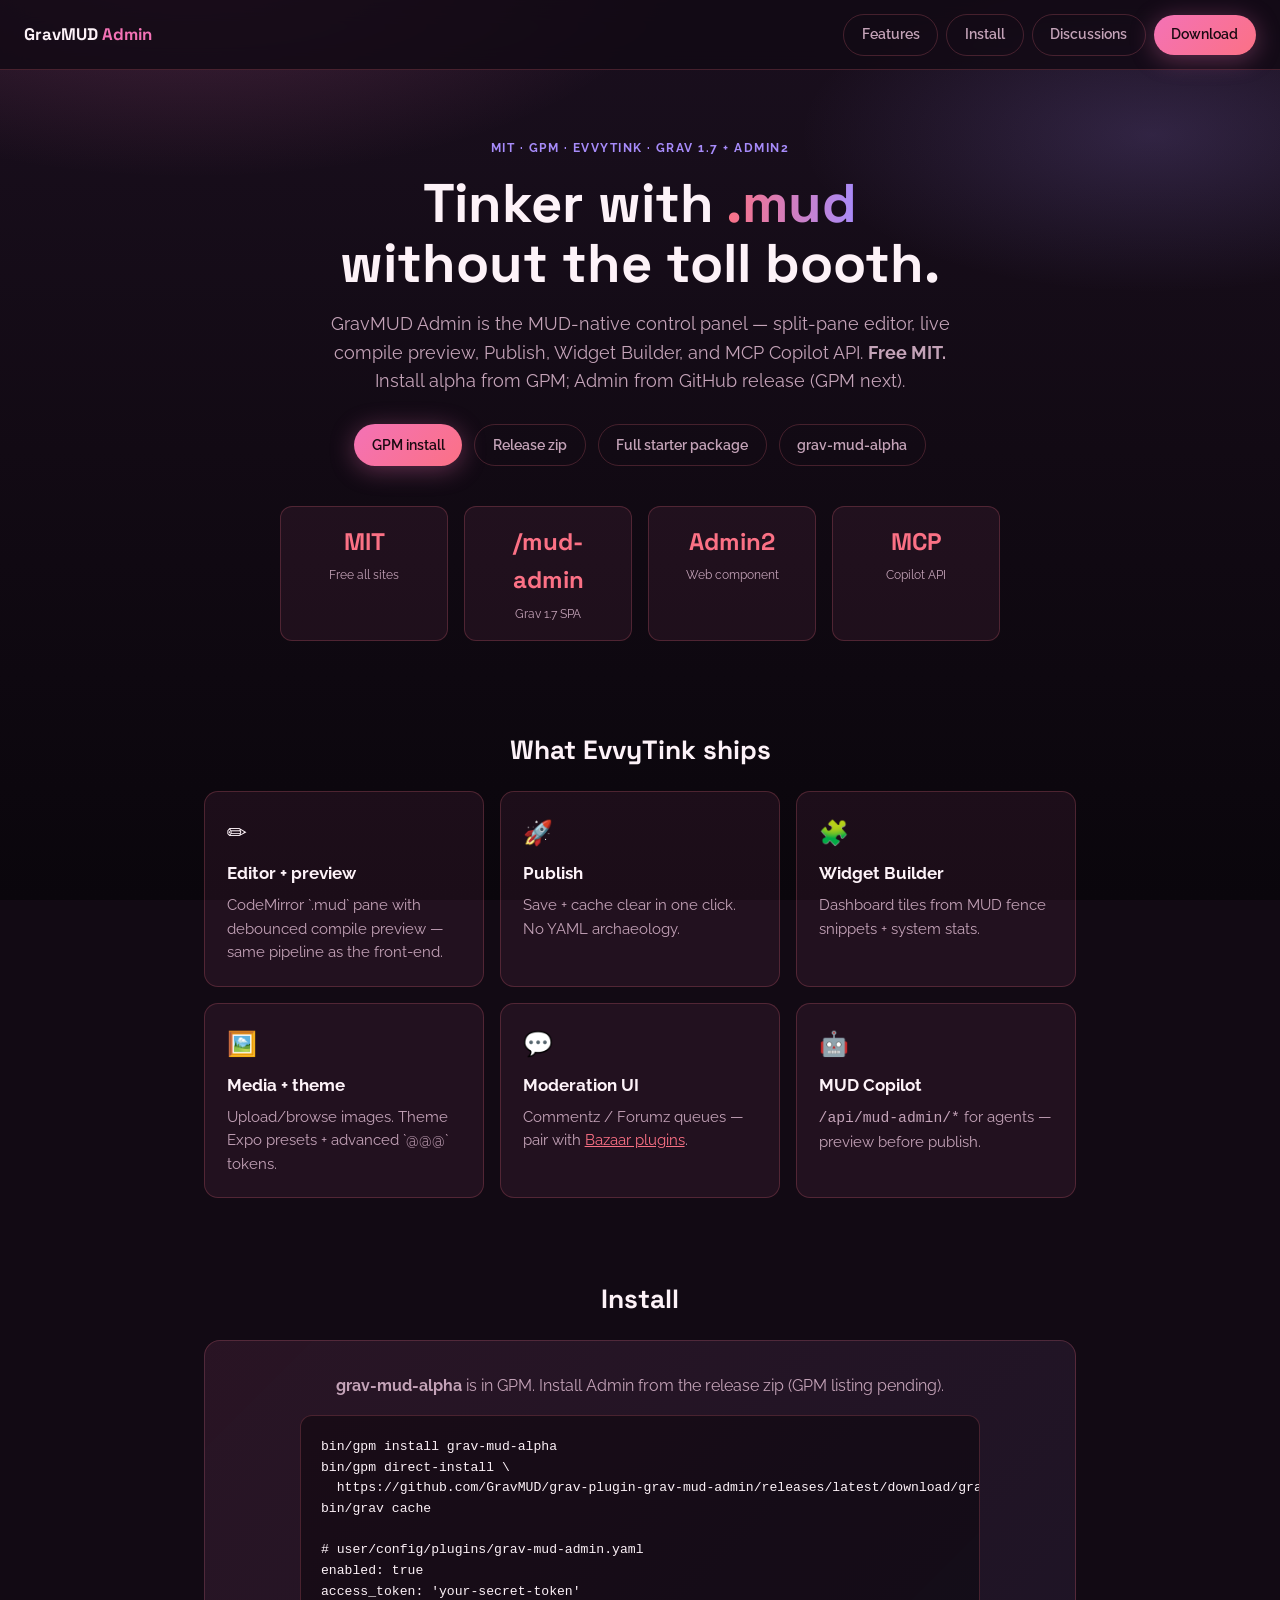
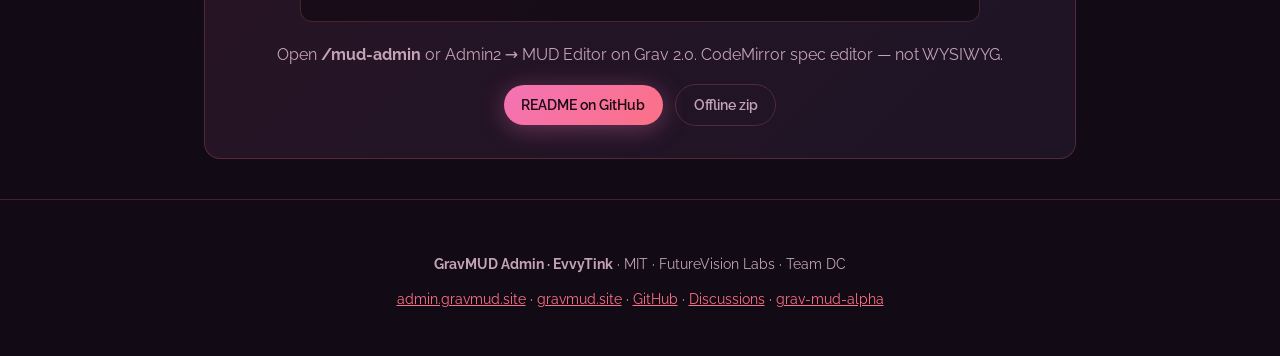
<file: docs/index.html>
<!DOCTYPE html>
<html lang="en">
<head>
  <meta charset="utf-8">
  <meta name="viewport" content="width=device-width, initial-scale=1">
  <title>GravMUD Admin · EvvyTink — free MUD editor for Grav</title>
  <meta name="description" content="FREE MIT plugin. EvvyTink — edit .mud pages, live preview, publish. Grav 1.7 /mud-admin + Grav 2.0 Admin2. MUD Copilot MCP API.">
  <meta property="og:title" content="GravMUD Admin · EvvyTink">
  <meta property="og:description" content="MUD-native admin for flat-file Grav. Free forever.">
  <link rel="preconnect" href="https://fonts.googleapis.com">
  <link rel="preconnect" href="https://fonts.gstatic.com" crossorigin>
  <link href="https://fonts.googleapis.com/css2?family=JetBrains+Mono:wght@500&family=Raleway:wght@600;700&family=Space+Grotesk:wght@600;700&display=swap" rel="stylesheet">
  <style>
    :root {
      --bg: #120a14;
      --fg: #fdf2f8;
      --muted: #c4a3b8;
      --accent: #f472b6;
      --accent-bright: #fb7185;
      --violet: #a78bfa;
      --card: rgba(244, 114, 182, 0.07);
      --border: rgba(251, 113, 133, 0.22);
    }
    * { box-sizing: border-box; }
    html { scroll-behavior: smooth; }
    body {
      margin: 0;
      font-family: 'Raleway', ui-sans-serif, system-ui, sans-serif;
      background: var(--bg);
      color: var(--fg);
      line-height: 1.6;
    }
    body::before {
      content: '';
      position: fixed;
      inset: 0;
      background:
        radial-gradient(ellipse 70% 45% at 15% -5%, rgba(244, 114, 182, 0.22), transparent 55%),
        radial-gradient(ellipse 55% 35% at 90% 15%, rgba(167, 139, 250, 0.18), transparent 50%),
        linear-gradient(180deg, #1a0f1e 0%, var(--bg) 50%, #0a060c 100%);
      z-index: -1;
    }
    .nav {
      position: sticky; top: 0; z-index: 50;
      display: flex; align-items: center; justify-content: space-between; flex-wrap: wrap; gap: 0.75rem;
      padding: 0.85rem 1.5rem;
      backdrop-filter: blur(12px);
      background: rgba(18, 10, 20, 0.85);
      border-bottom: 1px solid var(--border);
    }
    .logo { font-family: 'Space Grotesk', sans-serif; font-weight: 700; font-size: 1.05rem; text-decoration: none; color: var(--fg); }
    .logo span { color: var(--accent); }
    .nav-links { display: flex; flex-wrap: wrap; gap: 0.5rem; align-items: center; }
    .btn {
      display: inline-flex; align-items: center; gap: 0.35rem;
      padding: 0.55rem 1.1rem; border-radius: 999px; font-weight: 600; font-size: 0.88rem;
      text-decoration: none; transition: transform 0.15s ease; border: none; cursor: pointer; font-family: inherit;
    }
    .btn:hover { transform: translateY(-1px); }
    .btn-ghost { background: transparent; color: var(--muted); border: 1px solid var(--border); }
    .btn-ghost:hover { color: var(--fg); border-color: var(--accent); }
    .btn-accent { background: linear-gradient(135deg, var(--accent), var(--accent-bright)); color: #1a0a12; box-shadow: 0 4px 24px rgba(244, 114, 182, 0.35); }
    .hero { max-width: 920px; margin: 0 auto; padding: 4rem 1.5rem 3rem; text-align: center; }
    .eyebrow { display: inline-block; font-size: 0.78rem; font-weight: 700; letter-spacing: 0.12em; text-transform: uppercase; color: var(--violet); margin-bottom: 1rem; }
    .hero h1 { font-family: 'Space Grotesk', sans-serif; font-size: clamp(2.2rem, 6vw, 3.4rem); line-height: 1.1; margin: 0 0 1rem; }
    .hero h1 .accent { background: linear-gradient(90deg, var(--accent-bright), var(--violet)); -webkit-background-clip: text; -webkit-text-fill-color: transparent; background-clip: text; }
    .lead { font-size: 1.12rem; color: var(--muted); max-width: 640px; margin: 0 auto 1.75rem; }
    .hero-actions { display: flex; flex-wrap: wrap; gap: 0.75rem; justify-content: center; margin-bottom: 2.5rem; }
    .stats { display: grid; grid-template-columns: repeat(auto-fit, minmax(120px, 1fr)); gap: 1rem; max-width: 720px; margin: 0 auto; }
    .stat { background: var(--card); border: 1px solid var(--border); border-radius: 12px; padding: 1rem; }
    .stat-num { font-family: 'Space Grotesk', sans-serif; font-size: 1.5rem; font-weight: 700; color: var(--accent-bright); }
    .stat-label { font-size: 0.78rem; color: var(--muted); margin-top: 0.25rem; }
    section { max-width: 920px; margin: 0 auto; padding: 2.5rem 1.5rem; }
    section h2 { font-family: 'Space Grotesk', sans-serif; font-size: 1.65rem; margin: 0 0 1.25rem; text-align: center; }
    .grid { display: grid; grid-template-columns: repeat(auto-fit, minmax(240px, 1fr)); gap: 1rem; }
    .card { background: var(--card); border: 1px solid var(--border); border-radius: 14px; padding: 1.35rem; }
    .card-icon { font-size: 1.5rem; margin-bottom: 0.5rem; }
    .card h3 { font-size: 1.05rem; margin: 0 0 0.4rem; }
    .card p { margin: 0; font-size: 0.92rem; color: var(--muted); }
    .card a { color: var(--accent-bright); }
    pre { background: rgba(0,0,0,0.35); border: 1px solid var(--border); border-radius: 12px; padding: 1.25rem; overflow-x: auto; font-family: 'JetBrains Mono', monospace; font-size: 0.82rem; line-height: 1.5; }
    .install { background: linear-gradient(135deg, rgba(244, 114, 182, 0.1), rgba(167, 139, 250, 0.08)); border: 1px solid var(--border); border-radius: 16px; padding: 2rem; text-align: center; }
    .install p { color: var(--muted); margin: 0 0 1rem; }
    footer { text-align: center; padding: 2.5rem 1.5rem; color: var(--muted); font-size: 0.85rem; border-top: 1px solid var(--border); }
    footer a { color: var(--accent-bright); }
  </style>
</head>
<body>
  <nav class="nav">
    <a class="logo" href="#">GravMUD <span>Admin</span></a>
    <div class="nav-links">
      <a class="btn btn-ghost" href="#features">Features</a>
      <a class="btn btn-ghost" href="#install">Install</a>
      <a class="btn btn-ghost" href="https://github.com/GravMUD/grav-plugin-grav-mud-admin/discussions">Discussions</a>
      <a class="btn btn-accent" href="https://github.com/GravMUD/grav-plugin-grav-mud-admin/releases/latest">Download</a>
    </div>
  </nav>

  <header class="hero">
    <span class="eyebrow">MIT · GPM · EvvyTink · Grav 1.7 + Admin2</span>
    <h1>Tinker with <span class="accent">.mud</span><br>without the toll booth.</h1>
    <p class="lead">GravMUD Admin is the MUD-native control panel — split-pane editor, live compile preview, Publish, Widget Builder, and MCP Copilot API. <strong>Free MIT.</strong> Install alpha from GPM; Admin from GitHub release (GPM next).</p>
    <div class="hero-actions">
      <a class="btn btn-accent" href="#install">GPM install</a>
      <a class="btn btn-ghost" href="https://github.com/GravMUD/grav-plugin-grav-mud-admin/releases/latest">Release zip</a>
      <a class="btn btn-ghost" href="https://gravmud.site/get-started">Full starter package</a>
      <a class="btn btn-ghost" href="https://github.com/GravMUD/grav-plugin-grav-mud-alpha">grav-mud-alpha</a>
    </div>
    <div class="stats">
      <div class="stat"><div class="stat-num">MIT</div><div class="stat-label">Free all sites</div></div>
      <div class="stat"><div class="stat-num">/mud-admin</div><div class="stat-label">Grav 1.7 SPA</div></div>
      <div class="stat"><div class="stat-num">Admin2</div><div class="stat-label">Web component</div></div>
      <div class="stat"><div class="stat-num">MCP</div><div class="stat-label">Copilot API</div></div>
    </div>
  </header>

  <section id="features">
    <h2>What EvvyTink ships</h2>
    <div class="grid">
      <div class="card"><div class="card-icon">✏️</div><h3>Editor + preview</h3><p>CodeMirror `.mud` pane with debounced compile preview — same pipeline as the front-end.</p></div>
      <div class="card"><div class="card-icon">🚀</div><h3>Publish</h3><p>Save + cache clear in one click. No YAML archaeology.</p></div>
      <div class="card"><div class="card-icon">🧩</div><h3>Widget Builder</h3><p>Dashboard tiles from MUD fence snippets + system stats.</p></div>
      <div class="card"><div class="card-icon">🖼️</div><h3>Media + theme</h3><p>Upload/browse images. Theme Expo presets + advanced `@@@` tokens.</p></div>
      <div class="card"><div class="card-icon">💬</div><h3>Moderation UI</h3><p>Commentz / Forumz queues — pair with <a href="https://gravmud.site/marketplace">Bazaar plugins</a>.</p></div>
      <div class="card"><div class="card-icon">🤖</div><h3>MUD Copilot</h3><p><code>/api/mud-admin/*</code> for agents — preview before publish.</p></div>
    </div>
  </section>

  <section id="install">
    <h2>Install</h2>
    <div class="install">
      <p><strong>grav-mud-alpha</strong> is in GPM. Install Admin from the release zip (GPM listing pending).</p>
      <pre style="text-align: left; max-width: 680px; margin: 0 auto 1.25rem;"><code>bin/gpm install grav-mud-alpha
bin/gpm direct-install \
  https://github.com/GravMUD/grav-plugin-grav-mud-admin/releases/latest/download/grav-plugin-grav-mud-admin.zip
bin/grav cache

# user/config/plugins/grav-mud-admin.yaml
enabled: true
access_token: 'your-secret-token'</code></pre>
      <p>Open <strong>/mud-admin</strong> or Admin2 → MUD Editor on Grav 2.0. CodeMirror spec editor — not WYSIWYG.</p>
      <a class="btn btn-accent" href="https://github.com/GravMUD/grav-plugin-grav-mud-admin#installation">README on GitHub</a>
      <a class="btn btn-ghost" href="https://github.com/GravMUD/grav-plugin-grav-mud-admin/releases/latest" style="margin-left:0.5rem">Offline zip</a>
    </div>
  </section>

  <footer>
    <p><strong>GravMUD Admin · EvvyTink</strong> · MIT · FutureVision Labs · Team DC</p>
    <p>
      <a href="https://admin.gravmud.site">admin.gravmud.site</a> ·
      <a href="https://gravmud.site">gravmud.site</a> ·
      <a href="https://github.com/GravMUD/grav-plugin-grav-mud-admin">GitHub</a> ·
      <a href="https://github.com/GravMUD/grav-plugin-grav-mud-admin/discussions">Discussions</a> ·
      <a href="https://alpha.gravmud.site">grav-mud-alpha</a>
    </p>
  </footer>
</body>
</html>
</file>
